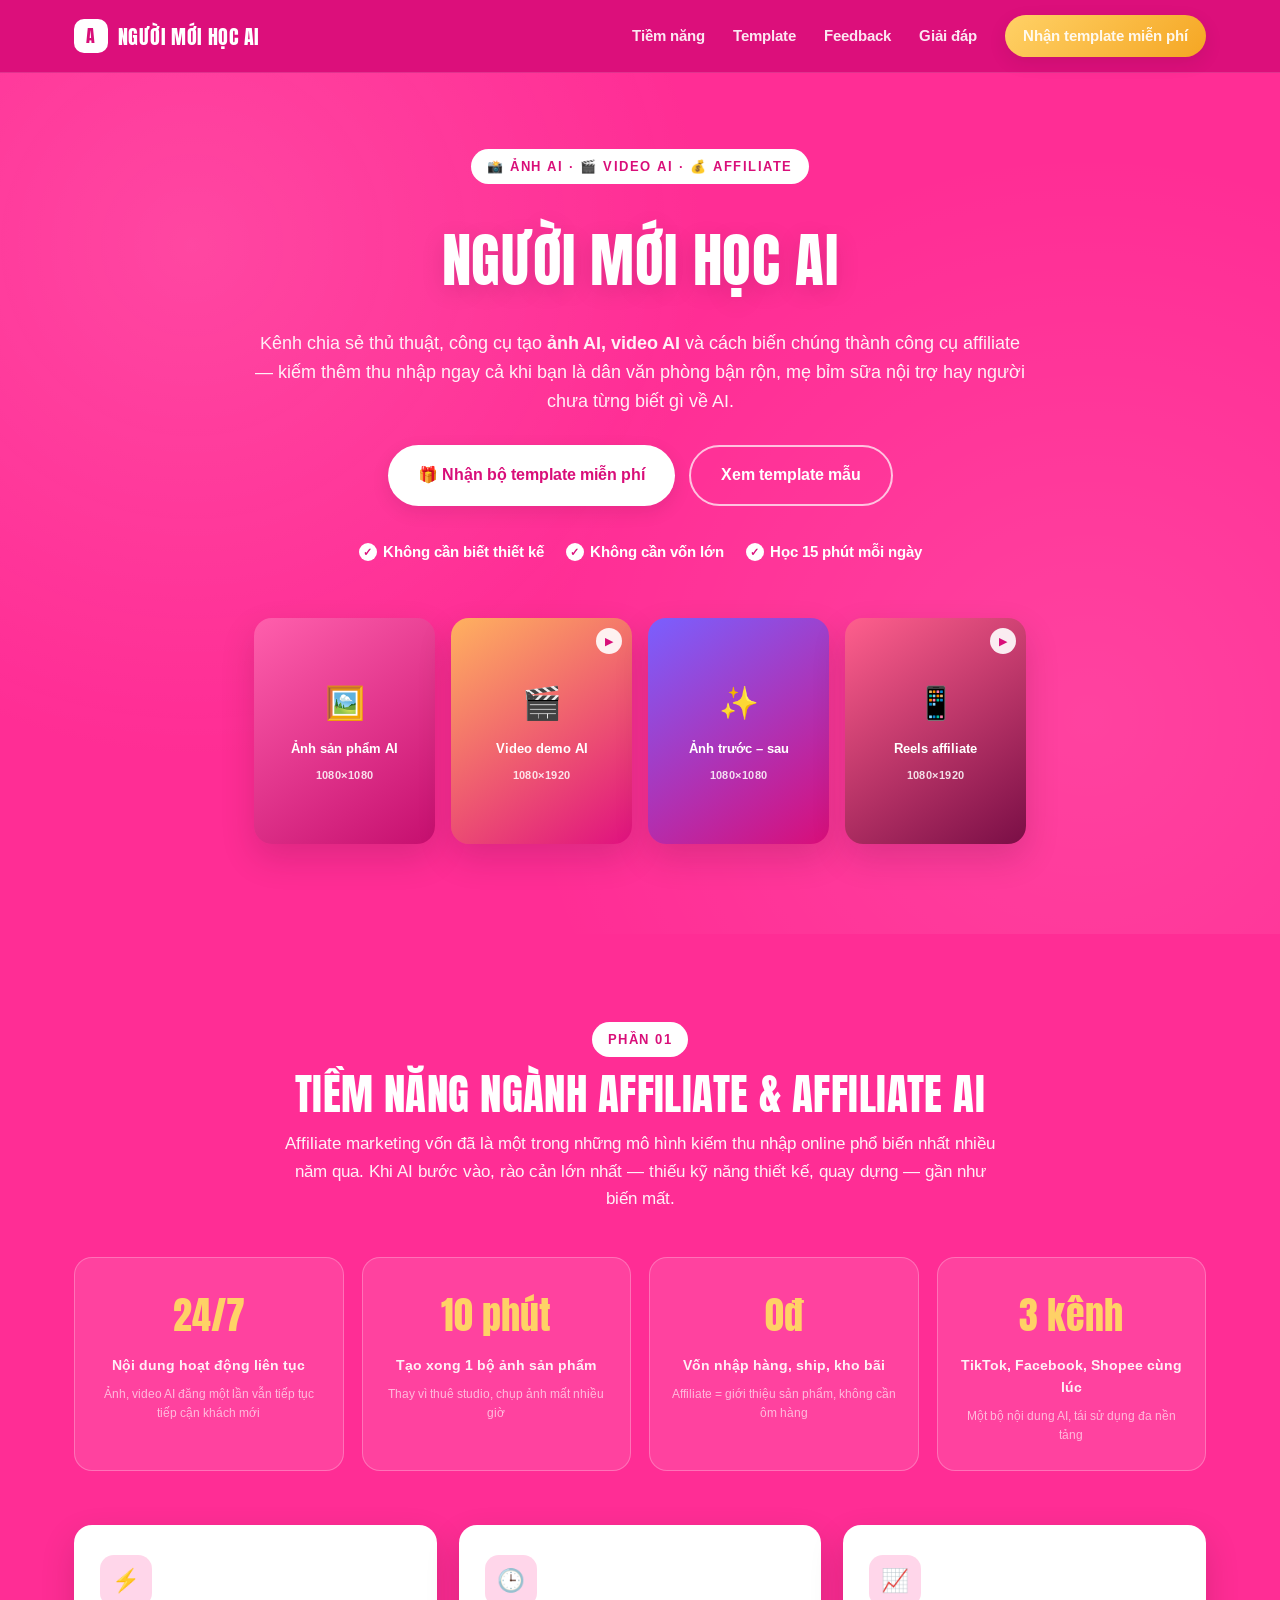
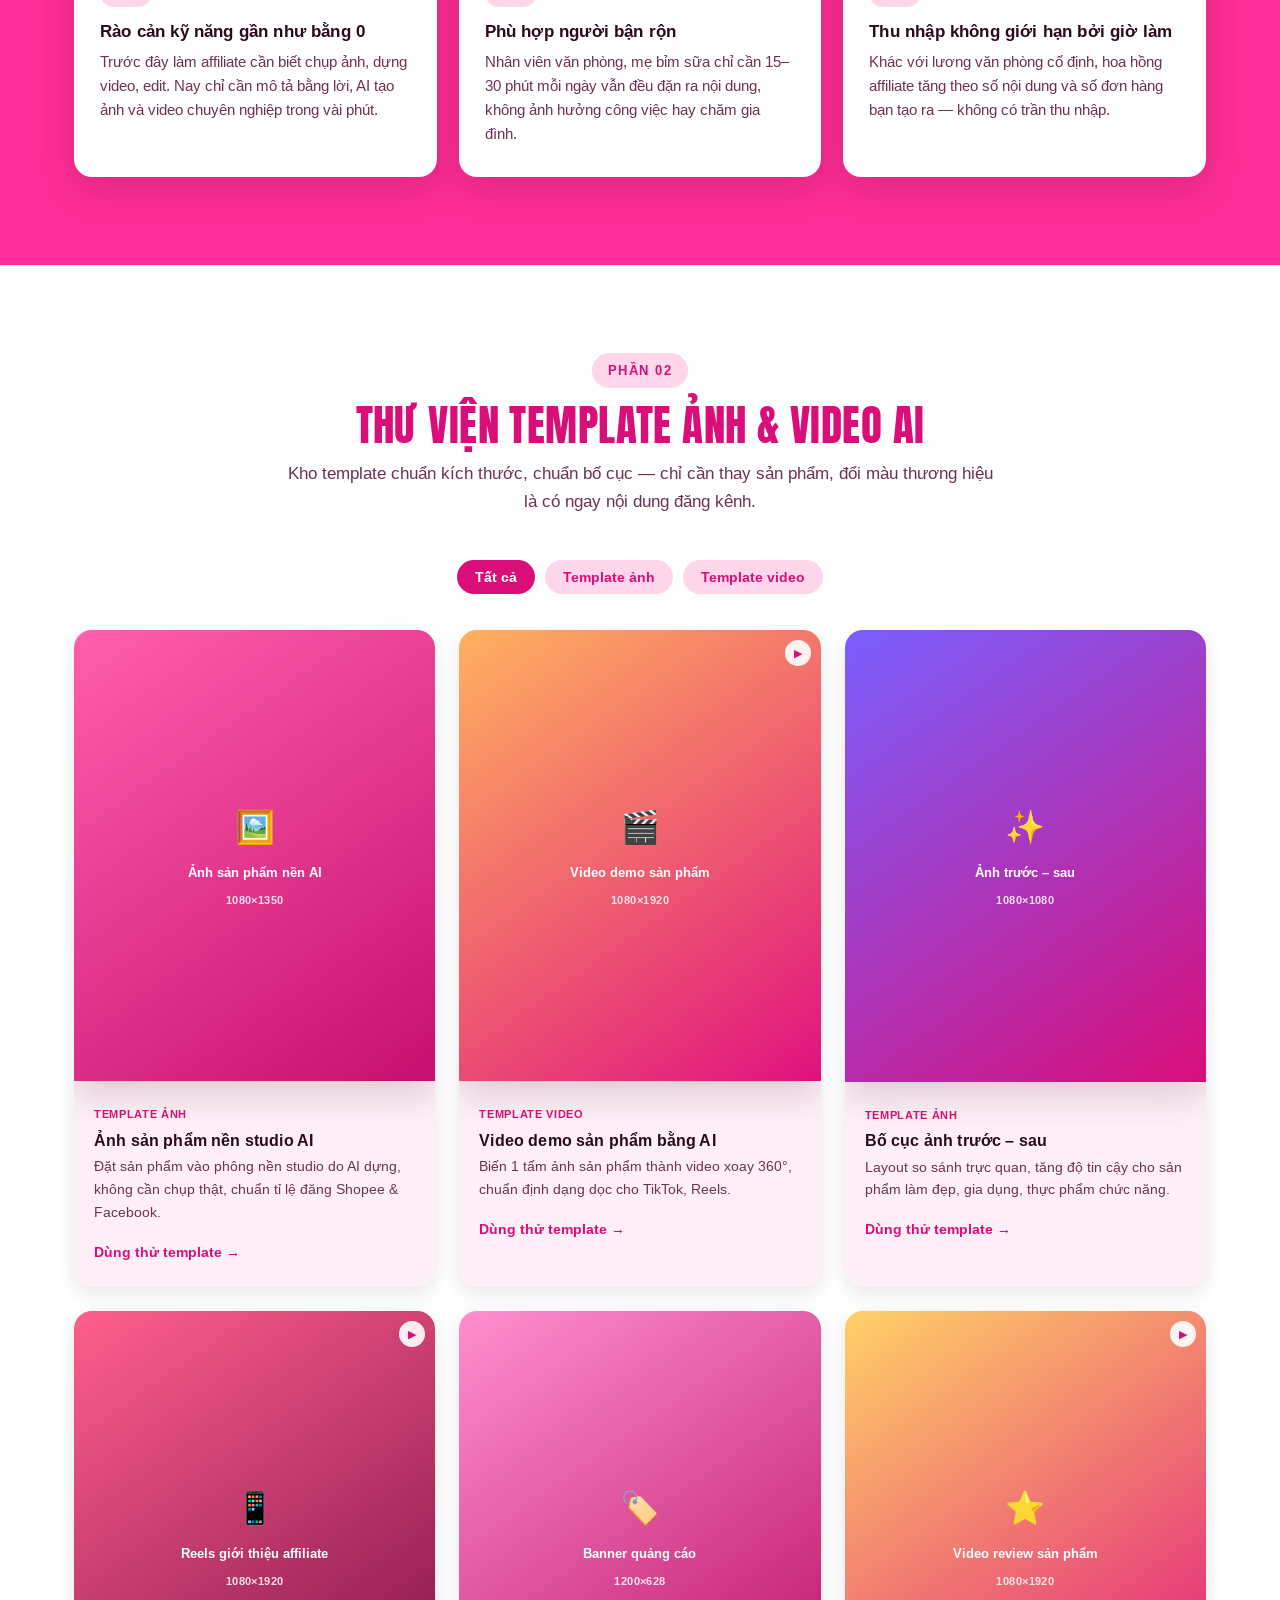
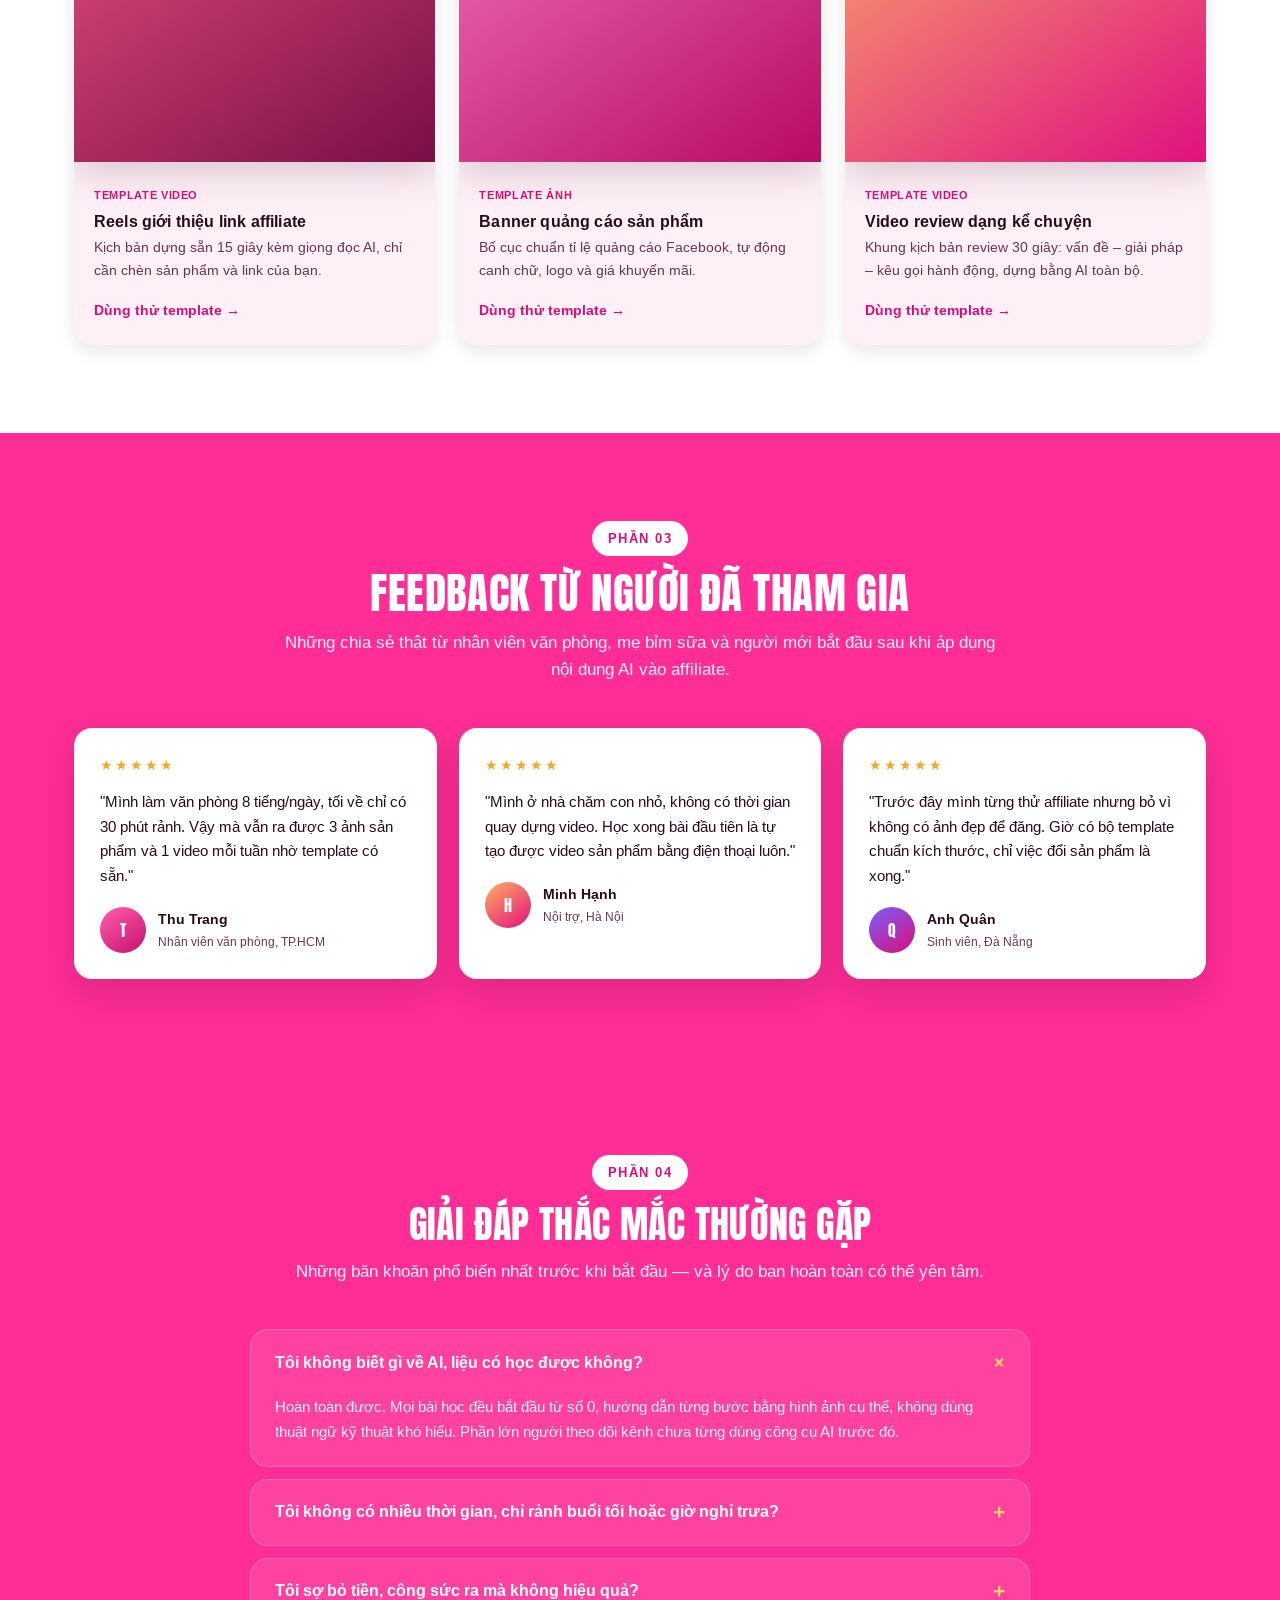
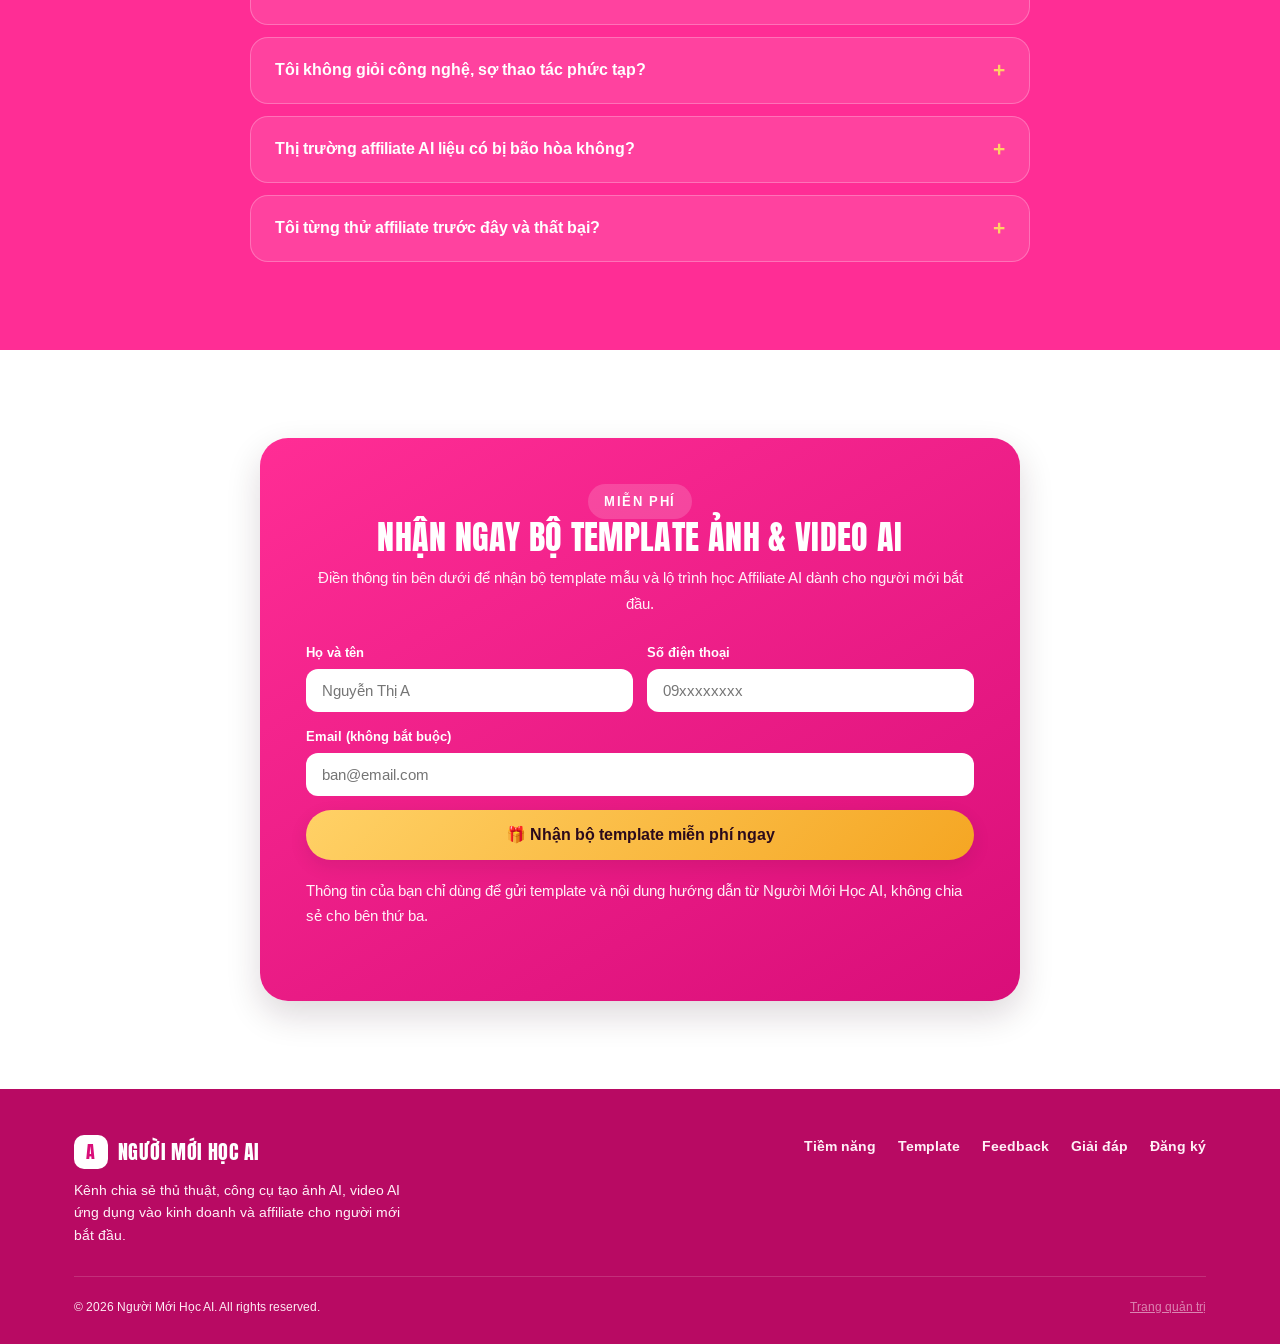
<file: index.html>
<!DOCTYPE html>
<html lang="vi">
<head>
<meta charset="UTF-8" />
<meta name="viewport" content="width=device-width, initial-scale=1.0" />
<title>Người Mới Học AI – Học Affiliate AI, Kiếm Thu Nhập Từ Ảnh &amp; Video AI</title>
<meta name="description" content="Người Mới Học AI – kênh chia sẻ thủ thuật tạo ảnh AI, video AI và cách biến chúng thành công cụ affiliate, kiếm thêm thu nhập cho dân văn phòng, mẹ bỉm sữa và người mới bắt đầu." />
<meta name="keywords" content="affiliate AI, học AI, tạo ảnh AI, tạo video AI, kiếm tiền online, affiliate marketing, người mới học AI" />
<meta name="robots" content="index, follow" />
<link rel="canonical" href="https://nguoimoihocai.vn/" />

<!-- Open Graph -->
<meta property="og:type" content="website" />
<meta property="og:locale" content="vi_VN" />
<meta property="og:site_name" content="Người Mới Học AI" />
<meta property="og:title" content="Người Mới Học AI – Học Affiliate AI, Kiếm Thu Nhập Từ Ảnh &amp; Video AI" />
<meta property="og:description" content="Kênh chia sẻ thủ thuật tạo ảnh AI, video AI và cách biến chúng thành công cụ affiliate, kiếm thêm thu nhập cho người mới bắt đầu." />
<meta property="og:url" content="https://nguoimoihocai.vn/" />
<meta name="twitter:card" content="summary_large_image" />

<link rel="icon" href="data:image/svg+xml,%3Csvg xmlns='http://www.w3.org/2000/svg' viewBox='0 0 100 100'%3E%3Crect width='100' height='100' rx='22' fill='%23ff2d95'/%3E%3Ctext x='50' y='68' font-size='58' text-anchor='middle' fill='white' font-family='Arial' font-weight='900'%3EA%3C/text%3E%3C/svg%3E" />

<link rel="preconnect" href="https://fonts.googleapis.com" />
<link rel="preconnect" href="https://fonts.gstatic.com" crossorigin />
<link href="https://fonts.googleapis.com/css2?family=Anton&family=Arimo:ital,wght@0,400;0,500;0,600;0,700;1,400&display=swap" rel="stylesheet" />
<link rel="stylesheet" href="style.css" />

<script type="application/ld+json">
{
  "@context": "https://schema.org",
  "@type": "Organization",
  "name": "Người Mới Học AI",
  "url": "https://nguoimoihocai.vn/",
  "description": "Kênh chia sẻ thủ thuật tạo ảnh AI, video AI và ứng dụng affiliate marketing cho người mới bắt đầu.",
  "sameAs": []
}
</script>
<script type="application/ld+json">
{
  "@context": "https://schema.org",
  "@type": "FAQPage",
  "mainEntity": [
    {"@type":"Question","name":"Tôi không biết gì về AI, liệu có học được không?","acceptedAnswer":{"@type":"Answer","text":"Hoàn toàn được. Mọi bài học đều bắt đầu từ số 0, hướng dẫn từng bước bằng hình ảnh cụ thể, không dùng thuật ngữ kỹ thuật khó hiểu. Hơn 80% người theo dõi kênh chưa từng dùng công cụ AI trước đó."},
    {"@type":"Question","name":"Tôi không có nhiều thời gian, chỉ rảnh buổi tối hoặc giờ nghỉ trưa?","acceptedAnswer":{"@type":"Answer","text":"Mỗi bài hướng dẫn chỉ 10-15 phút, làm được ngay trên điện thoại. Bạn có thể học lúc nghỉ trưa, sau giờ làm hoặc khi con ngủ, không cần bỏ việc chính."},
    {"@type":"Question","name":"Tôi sợ bỏ tiền, công sức ra mà không hiệu quả?","acceptedAnswer":{"@type":"Answer","text":"Kênh chia sẻ miễn phí kiến thức nền tảng và bộ template dùng thử trước. Bạn chỉ đầu tư thêm khi đã thấy rõ cách làm và tự tin với kết quả của mình."},
    {"@type":"Question","name":"Tôi không giỏi công nghệ, sợ thao tác phức tạp?","acceptedAnswer":{"@type":"Answer","text":"Các công cụ AI được hướng dẫn đều thao tác bằng cách nhập mô tả hoặc chọn mẫu có sẵn, không cần biết thiết kế hay lập trình. Giao diện trực quan như dùng mạng xã hội."},
    {"@type":"Question","name":"Thị trường affiliate AI liệu có bị bão hòa không?","acceptedAnswer":{"@type":"Answer","text":"Nội dung AI thay đổi liên tục theo xu hướng và sản phẩm mới mỗi ngày, dư địa cho người sáng tạo nội dung mới vẫn còn rất lớn, đặc biệt với người biết kết hợp AI và góc nhìn cá nhân."},
    {"@type":"Question","name":"Tôi từng thử affiliate trước đây và thất bại?","acceptedAnswer":{"@type":"Answer","text":"Phần lớn thất bại đến từ việc thiếu nội dung hấp dẫn và đều đặn. AI giúp bạn tạo ảnh, video chuyên nghiệp nhanh gấp nhiều lần cách làm thủ công, giải quyết đúng nút thắt đó."}
  ]
}
</script>
</head>
<body>

<header class="site-header">
  <div class="container">
    <a href="#top" class="brand">
      <span class="brand-badge">A</span>
      NGƯỜI MỚI HỌC AI
    </a>
    <nav class="main-nav" id="mainNav">
      <a href="#tiem-nang">Tiềm năng</a>
      <a href="#template">Template</a>
      <a href="#feedback">Feedback</a>
      <a href="#faq">Giải đáp</a>
      <a href="#dang-ky" class="btn btn-gold" style="padding:9px 18px;">Nhận template miễn phí</a>
    </nav>
    <button class="nav-toggle" id="navToggle" aria-label="Mở menu">☰</button>
  </div>
</header>

<main id="top">

  <!-- HERO -->
  <section class="hero">
    <div class="container hero-inner">
      <span class="eyebrow">📸 Ảnh AI · 🎬 Video AI · 💰 Affiliate</span>
      <h1>Người Mới Học AI</h1>
      <p class="subhead">
        Kênh chia sẻ thủ thuật, công cụ tạo <strong>ảnh AI, video AI</strong> và cách biến chúng thành
        công cụ affiliate — kiếm thêm thu nhập ngay cả khi bạn là dân văn phòng bận rộn,
        mẹ bỉm sữa nội trợ hay người chưa từng biết gì về AI.
      </p>
      <div class="hero-ctas">
        <a href="#dang-ky" class="btn btn-primary">🎁 Nhận bộ template miễn phí</a>
        <a href="#template" class="btn btn-outline">Xem template mẫu</a>
      </div>
      <div class="hero-trust">
        <span>Không cần biết thiết kế</span>
        <span>Không cần vốn lớn</span>
        <span>Học 15 phút mỗi ngày</span>
      </div>

      <div class="hero-visual" aria-hidden="true">
        <div class="ph-card grad-1"><span class="ph-icon">🖼️</span><span class="ph-label">Ảnh sản phẩm AI</span><span class="ph-size">1080×1080</span></div>
        <div class="ph-card grad-2"><span class="ph-play">▶</span><span class="ph-icon">🎬</span><span class="ph-label">Video demo AI</span><span class="ph-size">1080×1920</span></div>
        <div class="ph-card grad-3"><span class="ph-icon">✨</span><span class="ph-label">Ảnh trước – sau</span><span class="ph-size">1080×1080</span></div>
        <div class="ph-card grad-4"><span class="ph-play">▶</span><span class="ph-icon">📱</span><span class="ph-label">Reels affiliate</span><span class="ph-size">1080×1920</span></div>
      </div>
    </div>
  </section>

  <!-- ============ PHẦN 1: TIỀM NĂNG NGÀNH AFFILIATE & AFFILIATE AI ============ -->
  <section id="tiem-nang">
    <div class="container">
      <div class="section-head">
        <span class="eyebrow">Phần 01</span>
        <h2>Tiềm năng ngành Affiliate &amp; Affiliate AI</h2>
        <p>Affiliate marketing vốn đã là một trong những mô hình kiếm thu nhập online phổ biến nhất nhiều năm qua. Khi AI bước vào, rào cản lớn nhất — thiếu kỹ năng thiết kế, quay dựng — gần như biến mất.</p>
      </div>

      <div class="stat-grid">
        <div class="stat-card">
          <div class="stat-num">24/7</div>
          <div class="stat-label">Nội dung hoạt động liên tục</div>
          <div class="stat-note">Ảnh, video AI đăng một lần vẫn tiếp tục tiếp cận khách mới</div>
        </div>
        <div class="stat-card">
          <div class="stat-num">10 phút</div>
          <div class="stat-label">Tạo xong 1 bộ ảnh sản phẩm</div>
          <div class="stat-note">Thay vì thuê studio, chụp ảnh mất nhiều giờ</div>
        </div>
        <div class="stat-card">
          <div class="stat-num">0đ</div>
          <div class="stat-label">Vốn nhập hàng, ship, kho bãi</div>
          <div class="stat-note">Affiliate = giới thiệu sản phẩm, không cần ôm hàng</div>
        </div>
        <div class="stat-card">
          <div class="stat-num">3 kênh</div>
          <div class="stat-label">TikTok, Facebook, Shopee cùng lúc</div>
          <div class="stat-note">Một bộ nội dung AI, tái sử dụng đa nền tảng</div>
        </div>
      </div>

      <div class="reason-grid">
        <div class="reason-card">
          <div class="reason-icon">⚡</div>
          <h3>Rào cản kỹ năng gần như bằng 0</h3>
          <p>Trước đây làm affiliate cần biết chụp ảnh, dựng video, edit. Nay chỉ cần mô tả bằng lời, AI tạo ảnh và video chuyên nghiệp trong vài phút.</p>
        </div>
        <div class="reason-card">
          <div class="reason-icon">🕒</div>
          <h3>Phù hợp người bận rộn</h3>
          <p>Nhân viên văn phòng, mẹ bỉm sữa chỉ cần 15–30 phút mỗi ngày vẫn đều đặn ra nội dung, không ảnh hưởng công việc hay chăm gia đình.</p>
        </div>
        <div class="reason-card">
          <div class="reason-icon">📈</div>
          <h3>Thu nhập không giới hạn bởi giờ làm</h3>
          <p>Khác với lương văn phòng cố định, hoa hồng affiliate tăng theo số nội dung và số đơn hàng bạn tạo ra — không có trần thu nhập.</p>
        </div>
      </div>
    </div>
  </section>

  <!-- ============ PHẦN 2: TEMPLATE HÌNH ẢNH & VIDEO ============ -->
  <section id="template" class="section-white">
    <div class="container">
      <div class="section-head on-white">
        <span class="eyebrow" style="background:var(--pink-soft);color:var(--pink-deep);">Phần 02</span>
        <h2>Thư viện Template ảnh &amp; video AI</h2>
        <p>Kho template chuẩn kích thước, chuẩn bố cục — chỉ cần thay sản phẩm, đổi màu thương hiệu là có ngay nội dung đăng kênh.</p>
      </div>

      <div class="template-tabs" role="tablist" aria-label="Lọc loại template">
        <button class="template-tab is-active" data-filter="all">Tất cả</button>
        <button class="template-tab" data-filter="anh">Template ảnh</button>
        <button class="template-tab" data-filter="video">Template video</button>
      </div>

      <div class="template-grid" id="templateGrid">
        <article class="template-card" data-type="anh">
          <div class="ph-card grad-1"><span class="ph-icon">🖼️</span><span class="ph-label">Ảnh sản phẩm nền AI</span><span class="ph-size">1080×1350</span></div>
          <div class="template-body">
            <span class="template-tag">Template ảnh</span>
            <h3>Ảnh sản phẩm nền studio AI</h3>
            <p>Đặt sản phẩm vào phông nền studio do AI dựng, không cần chụp thật, chuẩn tỉ lệ đăng Shopee &amp; Facebook.</p>
            <a href="#dang-ky" class="template-link">Dùng thử template →</a>
          </div>
        </article>

        <article class="template-card" data-type="video">
          <div class="ph-card grad-2"><span class="ph-play">▶</span><span class="ph-icon">🎬</span><span class="ph-label">Video demo sản phẩm</span><span class="ph-size">1080×1920</span></div>
          <div class="template-body">
            <span class="template-tag">Template video</span>
            <h3>Video demo sản phẩm bằng AI</h3>
            <p>Biến 1 tấm ảnh sản phẩm thành video xoay 360°, chuẩn định dạng dọc cho TikTok, Reels.</p>
            <a href="#dang-ky" class="template-link">Dùng thử template →</a>
          </div>
        </article>

        <article class="template-card" data-type="anh">
          <div class="ph-card grad-3"><span class="ph-icon">✨</span><span class="ph-label">Ảnh trước – sau</span><span class="ph-size">1080×1080</span></div>
          <div class="template-body">
            <span class="template-tag">Template ảnh</span>
            <h3>Bố cục ảnh trước – sau</h3>
            <p>Layout so sánh trực quan, tăng độ tin cậy cho sản phẩm làm đẹp, gia dụng, thực phẩm chức năng.</p>
            <a href="#dang-ky" class="template-link">Dùng thử template →</a>
          </div>
        </article>

        <article class="template-card" data-type="video">
          <div class="ph-card grad-4"><span class="ph-play">▶</span><span class="ph-icon">📱</span><span class="ph-label">Reels giới thiệu affiliate</span><span class="ph-size">1080×1920</span></div>
          <div class="template-body">
            <span class="template-tag">Template video</span>
            <h3>Reels giới thiệu link affiliate</h3>
            <p>Kịch bản dựng sẵn 15 giây kèm giọng đọc AI, chỉ cần chèn sản phẩm và link của bạn.</p>
            <a href="#dang-ky" class="template-link">Dùng thử template →</a>
          </div>
        </article>

        <article class="template-card" data-type="anh">
          <div class="ph-card grad-5"><span class="ph-icon">🏷️</span><span class="ph-label">Banner quảng cáo</span><span class="ph-size">1200×628</span></div>
          <div class="template-body">
            <span class="template-tag">Template ảnh</span>
            <h3>Banner quảng cáo sản phẩm</h3>
            <p>Bố cục chuẩn tỉ lệ quảng cáo Facebook, tự động canh chữ, logo và giá khuyến mãi.</p>
            <a href="#dang-ky" class="template-link">Dùng thử template →</a>
          </div>
        </article>

        <article class="template-card" data-type="video">
          <div class="ph-card grad-6"><span class="ph-play">▶</span><span class="ph-icon">⭐</span><span class="ph-label">Video review sản phẩm</span><span class="ph-size">1080×1920</span></div>
          <div class="template-body">
            <span class="template-tag">Template video</span>
            <h3>Video review dạng kể chuyện</h3>
            <p>Khung kịch bản review 30 giây: vấn đề – giải pháp – kêu gọi hành động, dựng bằng AI toàn bộ.</p>
            <a href="#dang-ky" class="template-link">Dùng thử template →</a>
          </div>
        </article>
      </div>
    </div>
  </section>

  <!-- ============ PHẦN 3: FEEDBACK ============ -->
  <section id="feedback">
    <div class="container">
      <div class="section-head">
        <span class="eyebrow">Phần 03</span>
        <h2>Feedback từ người đã tham gia</h2>
        <p>Những chia sẻ thật từ nhân viên văn phòng, mẹ bỉm sữa và người mới bắt đầu sau khi áp dụng nội dung AI vào affiliate.</p>
      </div>

      <div class="testi-grid">
        <div class="testi-card">
          <div class="testi-stars">★★★★★</div>
          <p class="testi-quote">"Mình làm văn phòng 8 tiếng/ngày, tối về chỉ có 30 phút rảnh. Vậy mà vẫn ra được 3 ảnh sản phẩm và 1 video mỗi tuần nhờ template có sẵn."</p>
          <div class="testi-person">
            <div class="testi-avatar" style="background:linear-gradient(145deg,#ff5fac,#c60f6f);">T</div>
            <div><div class="testi-name">Thu Trang</div><div class="testi-role">Nhân viên văn phòng, TP.HCM</div></div>
          </div>
        </div>
        <div class="testi-card">
          <div class="testi-stars">★★★★★</div>
          <p class="testi-quote">"Mình ở nhà chăm con nhỏ, không có thời gian quay dựng video. Học xong bài đầu tiên là tự tạo được video sản phẩm bằng điện thoại luôn."</p>
          <div class="testi-person">
            <div class="testi-avatar" style="background:linear-gradient(145deg,#ffb15f,#e0117f);">H</div>
            <div><div class="testi-name">Minh Hạnh</div><div class="testi-role">Nội trợ, Hà Nội</div></div>
          </div>
        </div>
        <div class="testi-card">
          <div class="testi-stars">★★★★★</div>
          <p class="testi-quote">"Trước đây mình từng thử affiliate nhưng bỏ vì không có ảnh đẹp để đăng. Giờ có bộ template chuẩn kích thước, chỉ việc đổi sản phẩm là xong."</p>
          <div class="testi-person">
            <div class="testi-avatar" style="background:linear-gradient(145deg,#7a5fff,#d90e79);">Q</div>
            <div><div class="testi-name">Anh Quân</div><div class="testi-role">Sinh viên, Đà Nẵng</div></div>
          </div>
        </div>
      </div>
    </div>
  </section>

  <!-- ============ PHẦN 4: XỬ LÝ TỪ CHỐI ============ -->
  <section id="faq" class="section-faq">
    <div class="container">
      <div class="section-head">
        <span class="eyebrow">Phần 04</span>
        <h2>Giải đáp thắc mắc thường gặp</h2>
        <p>Những băn khoăn phổ biến nhất trước khi bắt đầu — và lý do bạn hoàn toàn có thể yên tâm.</p>
      </div>

      <div class="faq-list" id="faqList">
        <div class="faq-item is-open">
          <button class="faq-q"><span>Tôi không biết gì về AI, liệu có học được không?</span><span class="faq-icon">+</span></button>
          <div class="faq-a"><div class="faq-a-inner">Hoàn toàn được. Mọi bài học đều bắt đầu từ số 0, hướng dẫn từng bước bằng hình ảnh cụ thể, không dùng thuật ngữ kỹ thuật khó hiểu. Phần lớn người theo dõi kênh chưa từng dùng công cụ AI trước đó.</div></div>
        </div>
        <div class="faq-item">
          <button class="faq-q"><span>Tôi không có nhiều thời gian, chỉ rảnh buổi tối hoặc giờ nghỉ trưa?</span><span class="faq-icon">+</span></button>
          <div class="faq-a"><div class="faq-a-inner">Mỗi bài hướng dẫn chỉ 10–15 phút, làm được ngay trên điện thoại. Bạn có thể học lúc nghỉ trưa, sau giờ làm hoặc khi con ngủ, không cần bỏ việc chính.</div></div>
        </div>
        <div class="faq-item">
          <button class="faq-q"><span>Tôi sợ bỏ tiền, công sức ra mà không hiệu quả?</span><span class="faq-icon">+</span></button>
          <div class="faq-a"><div class="faq-a-inner">Kênh chia sẻ miễn phí kiến thức nền tảng và bộ template dùng thử trước. Bạn chỉ cân nhắc đầu tư thêm khi đã thấy rõ cách làm và tự tin với kết quả của mình.</div></div>
        </div>
        <div class="faq-item">
          <button class="faq-q"><span>Tôi không giỏi công nghệ, sợ thao tác phức tạp?</span><span class="faq-icon">+</span></button>
          <div class="faq-a"><div class="faq-a-inner">Các công cụ AI được hướng dẫn đều thao tác bằng cách nhập mô tả hoặc chọn mẫu có sẵn, không cần biết thiết kế hay lập trình. Giao diện trực quan như dùng mạng xã hội hằng ngày.</div></div>
        </div>
        <div class="faq-item">
          <button class="faq-q"><span>Thị trường affiliate AI liệu có bị bão hòa không?</span><span class="faq-icon">+</span></button>
          <div class="faq-a"><div class="faq-a-inner">Nội dung AI thay đổi liên tục theo xu hướng và sản phẩm mới mỗi ngày, dư địa cho người sáng tạo nội dung mới vẫn còn rất lớn, đặc biệt với người biết kết hợp AI và góc nhìn cá nhân riêng.</div></div>
        </div>
        <div class="faq-item">
          <button class="faq-q"><span>Tôi từng thử affiliate trước đây và thất bại?</span><span class="faq-icon">+</span></button>
          <div class="faq-a"><div class="faq-a-inner">Phần lớn thất bại đến từ việc thiếu nội dung hấp dẫn và đều đặn. AI giúp bạn tạo ảnh, video chuyên nghiệp nhanh gấp nhiều lần cách làm thủ công, giải quyết đúng nút thắt đó.</div></div>
        </div>
      </div>
    </div>
  </section>

  <!-- ============ LEAD FORM ============ -->
  <section id="dang-ky" class="lead-section">
    <div class="container">
      <div class="lead-box">
        <span class="eyebrow" style="background:rgba(255,255,255,.16);color:var(--white);">Miễn phí</span>
        <h2>Nhận ngay bộ Template ảnh &amp; video AI</h2>
        <p>Điền thông tin bên dưới để nhận bộ template mẫu và lộ trình học Affiliate AI dành cho người mới bắt đầu.</p>
        <form class="lead-form" id="leadForm" novalidate>
          <div>
            <label for="fname">Họ và tên</label>
            <input type="text" id="fname" name="name" placeholder="Nguyễn Thị A" required autocomplete="name" />
          </div>
          <div>
            <label for="fphone">Số điện thoại</label>
            <input type="tel" id="fphone" name="phone" placeholder="09xxxxxxxx" required autocomplete="tel" pattern="[0-9+ ]{9,12}" />
          </div>
          <div class="field-full">
            <label for="femail">Email (không bắt buộc)</label>
            <input type="email" id="femail" name="email" placeholder="ban@email.com" autocomplete="email" />
          </div>
          <div class="field-full">
            <button type="submit" class="btn btn-gold btn-block" id="leadSubmitBtn">🎁 Nhận bộ template miễn phí ngay</button>
          </div>
          <div class="form-status" id="formStatus" role="status"></div>
          <p class="form-note">Thông tin của bạn chỉ dùng để gửi template và nội dung hướng dẫn từ Người Mới Học AI, không chia sẻ cho bên thứ ba.</p>
        </form>
      </div>
    </div>
  </section>

</main>

<footer class="site-footer">
  <div class="container">
    <div class="footer-top">
      <div>
        <a href="#top" class="brand" style="margin-bottom:10px;">
          <span class="brand-badge">A</span> NGƯỜI MỚI HỌC AI
        </a>
        <p style="max-width:340px;font-size:.85rem;margin-top:10px;">Kênh chia sẻ thủ thuật, công cụ tạo ảnh AI, video AI ứng dụng vào kinh doanh và affiliate cho người mới bắt đầu.</p>
      </div>
      <nav class="footer-links">
        <a href="#tiem-nang">Tiềm năng</a>
        <a href="#template">Template</a>
        <a href="#feedback">Feedback</a>
        <a href="#faq">Giải đáp</a>
        <a href="#dang-ky">Đăng ký</a>
      </nav>
    </div>
    <div class="footer-bottom">
      <span>© <span id="year"></span> Người Mới Học AI. All rights reserved.</span>
      <a href="admin.html" class="admin-link">Trang quản trị</a>
    </div>
  </div>
</footer>

<script src="config.js"></script>
<script src="script.js"></script>
</body>
</html>
</file>
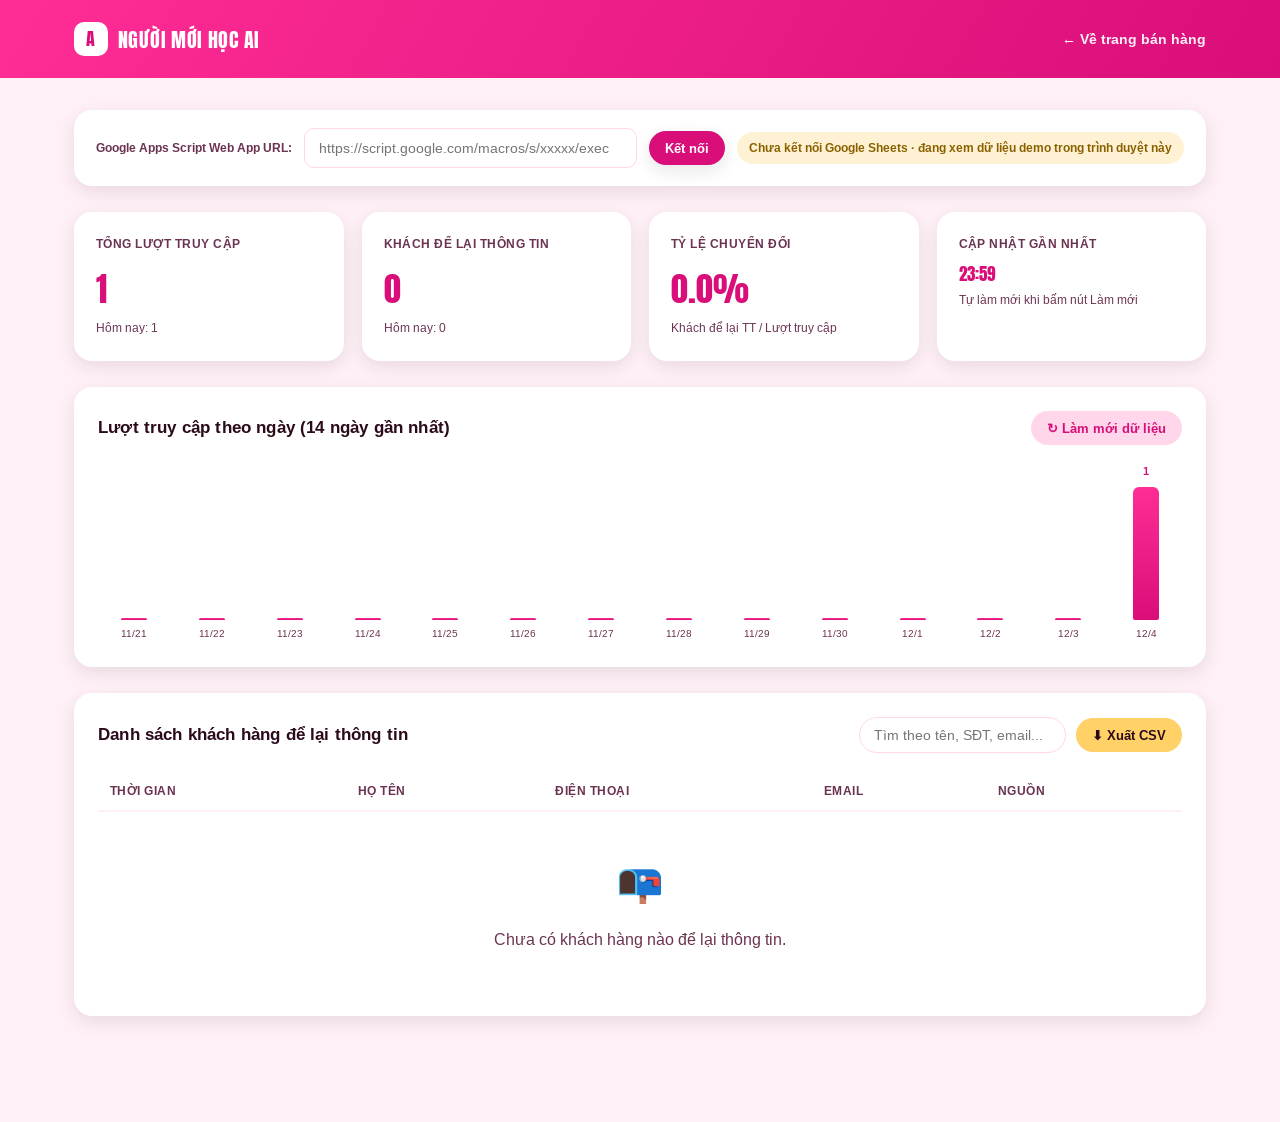
<file: admin.html>
<!DOCTYPE html>
<html lang="vi">
<head>
<meta charset="UTF-8" />
<meta name="viewport" content="width=device-width, initial-scale=1.0" />
<title>Trang quản trị – Người Mới Học AI</title>
<meta name="robots" content="noindex, nofollow" />
<link rel="icon" href="data:image/svg+xml,%3Csvg xmlns='http://www.w3.org/2000/svg' viewBox='0 0 100 100'%3E%3Crect width='100' height='100' rx='22' fill='%23ff2d95'/%3E%3Ctext x='50' y='68' font-size='58' text-anchor='middle' fill='white' font-family='Arial' font-weight='900'%3EA%3C/text%3E%3C/svg%3E" />
<link rel="preconnect" href="https://fonts.googleapis.com" />
<link rel="preconnect" href="https://fonts.gstatic.com" crossorigin />
<link href="https://fonts.googleapis.com/css2?family=Anton&family=Arimo:ital,wght@0,400;0,500;0,600;0,700;1,400&display=swap" rel="stylesheet" />
<link rel="stylesheet" href="style.css" />
<link rel="stylesheet" href="admin.css" />
</head>
<body class="admin-body">

<header class="admin-header">
  <div class="container">
    <a href="index.html" class="brand"><span class="brand-badge">A</span> NGƯỜI MỚI HỌC AI</a>
    <a href="index.html" class="back-link">← Về trang bán hàng</a>
  </div>
</header>

<div class="admin-wrap">

  <div class="config-bar">
    <label for="sheetUrl">Google Apps Script Web App URL:</label>
    <input type="text" id="sheetUrl" placeholder="https://script.google.com/macros/s/xxxxx/exec" />
    <button class="btn btn-primary btn-sm" id="connectBtn" style="background:var(--pink-deep);color:var(--white);">Kết nối</button>
    <span class="status-pill demo" id="statusPill">Chưa kết nối · đang dùng dữ liệu demo</span>
  </div>

  <div class="kpi-grid">
    <div class="kpi-card">
      <div class="kpi-label">Tổng lượt truy cập</div>
      <div class="kpi-value" id="kpiVisits">0</div>
      <div class="kpi-sub" id="kpiVisitsToday">Hôm nay: 0</div>
    </div>
    <div class="kpi-card">
      <div class="kpi-label">Khách để lại thông tin</div>
      <div class="kpi-value" id="kpiLeads">0</div>
      <div class="kpi-sub" id="kpiLeadsToday">Hôm nay: 0</div>
    </div>
    <div class="kpi-card">
      <div class="kpi-label">Tỷ lệ chuyển đổi</div>
      <div class="kpi-value" id="kpiRate">0%</div>
      <div class="kpi-sub">Khách để lại TT / Lượt truy cập</div>
    </div>
    <div class="kpi-card">
      <div class="kpi-label">Cập nhật gần nhất</div>
      <div class="kpi-value" id="kpiUpdated" style="font-size:1.05rem;">--:--</div>
      <div class="kpi-sub">Tự làm mới khi bấm nút Làm mới</div>
    </div>
  </div>

  <div class="panel">
    <div class="panel-head">
      <h2>Lượt truy cập theo ngày (14 ngày gần nhất)</h2>
      <button class="btn btn-sm" id="refreshBtn" style="background:var(--pink-soft);color:var(--pink-deep);">↻ Làm mới dữ liệu</button>
    </div>
    <div class="chart-bars" id="chartBars"></div>
  </div>

  <div class="panel">
    <div class="panel-head">
      <h2>Danh sách khách hàng để lại thông tin</h2>
      <div class="table-tools">
        <input type="text" id="searchInput" placeholder="Tìm theo tên, SĐT, email..." />
        <button class="btn btn-sm" id="exportBtn" style="background:var(--gold);color:var(--ink);">⬇ Xuất CSV</button>
      </div>
    </div>
    <div class="leads-table-wrap">
      <table class="leads-table">
        <thead>
          <tr><th>Thời gian</th><th>Họ tên</th><th>Điện thoại</th><th>Email</th><th>Nguồn</th></tr>
        </thead>
        <tbody id="leadsTableBody"></tbody>
      </table>
      <div class="empty-state" id="emptyState" style="display:none;">
        <div class="empty-icon">📭</div>
        <div>Chưa có khách hàng nào để lại thông tin.</div>
      </div>
    </div>
  </div>

</div>

<script src="config.js"></script>
<script src="admin.js"></script>
</body>
</html>
</file>
<file: style.css>
/* =========================================================
   NGƯỜI MỚI HỌC AI — Sales Page
   Font tiêu đề: Anton | Font chữ nhỏ: Arimo
   Nền: hồng pure | Tiêu đề: trắng
   ========================================================= */

:root {
  --pink: #ff2d95;
  --pink-deep: #d90e79;
  --pink-darker: #b80a63;
  --pink-soft: #ffd6ea;
  --pink-pale: #fff0f7;
  --white: #ffffff;
  --ink: #2b0a1c;
  --ink-soft: #6b3352;
  --gold: #ffd166;
  --gold-deep: #f5a623;
  --green: #16c47f;
  --radius-sm: 10px;
  --radius-md: 18px;
  --radius-lg: 28px;
  --shadow-card: 0 14px 34px rgba(43, 10, 28, 0.16);
  --shadow-soft: 0 6px 18px rgba(43, 10, 28, 0.10);
  --maxw: 1180px;
}

* , *::before, *::after { box-sizing: border-box; margin: 0; padding: 0; }

html { scroll-behavior: smooth; }

body {
  background: var(--pink);
  color: var(--ink);
  font-family: 'Arimo', Arial, sans-serif;
  line-height: 1.65;
  overflow-x: hidden;
  -webkit-font-smoothing: antialiased;
}

img, svg { display: block; max-width: 100%; }

a { color: inherit; }

.container {
  max-width: var(--maxw);
  margin: 0 auto;
  padding: 0 24px;
}

h1, h2, h3, .font-display {
  font-family: 'Anton', 'Arimo', sans-serif;
  font-weight: 400;
  letter-spacing: .01em;
  line-height: 1.08;
  text-transform: uppercase;
}

.eyebrow {
  display: inline-flex;
  align-items: center;
  gap: 8px;
  font-family: 'Arimo', sans-serif;
  font-weight: 700;
  font-size: .8rem;
  letter-spacing: .12em;
  text-transform: uppercase;
  padding: 7px 16px;
  border-radius: 100px;
  background: var(--white);
  color: var(--pink-deep);
}

.section-head { text-align: center; max-width: 720px; margin: 0 auto 44px; }
.section-head h2 { font-size: clamp(1.8rem, 4vw, 2.7rem); color: var(--white); margin: 14px 0 12px; }
.section-head p { color: var(--pink-pale); font-size: 1.05rem; }
.section-faq .section-head h2 { font-size: clamp(1.35rem, 6vw, 2.4rem); white-space: nowrap; }
.section-head.on-white h2 { color: var(--pink-deep); }
.section-head.on-white p { color: var(--ink-soft); }

.btn {
  display: inline-flex;
  align-items: center;
  justify-content: center;
  gap: 8px;
  font-family: 'Arimo', sans-serif;
  font-weight: 700;
  font-size: 1rem;
  padding: 15px 30px;
  border-radius: 100px;
  border: none;
  cursor: pointer;
  text-decoration: none;
  transition: transform .15s ease, box-shadow .15s ease, opacity .15s ease;
}
.btn:hover { transform: translateY(-2px); }
.btn:active { transform: translateY(0); }
.btn-primary { background: var(--white); color: var(--pink-deep); box-shadow: var(--shadow-soft); }
.btn-primary:hover { box-shadow: 0 12px 26px rgba(0,0,0,.18); }
.btn-gold { background: linear-gradient(135deg, var(--gold), var(--gold-deep)); color: var(--ink); box-shadow: var(--shadow-soft); }
.btn-outline { background: transparent; color: var(--white); border: 2px solid rgba(255,255,255,.7); }
.btn-outline:hover { background: rgba(255,255,255,.12); }
.btn-block { width: 100%; }
.btn[disabled] { opacity: .6; cursor: not-allowed; transform: none; }

/* ---------- HEADER ---------- */
header.site-header {
  position: sticky; top: 0; z-index: 500;
  background: rgba(217, 14, 121, 0.92);
  backdrop-filter: blur(10px);
  border-bottom: 1px solid rgba(255,255,255,.15);
}
.site-header .container {
  display: flex; align-items: center; justify-content: space-between;
  height: 72px;
}
.brand { display: flex; align-items: center; gap: 10px; font-family: 'Anton', sans-serif; color: var(--white); font-size: 1.25rem; letter-spacing: .02em; text-decoration: none; }
.brand-badge { width: 34px; height: 34px; border-radius: 10px; background: var(--white); color: var(--pink-deep); display: flex; align-items: center; justify-content: center; font-size: 1.1rem; }
nav.main-nav { display: flex; align-items: center; gap: 28px; }
nav.main-nav a { color: rgba(255,255,255,.9); text-decoration: none; font-weight: 600; font-size: .93rem; }
nav.main-nav a:hover { color: var(--gold); }
.nav-toggle { display: none; background: none; border: none; color: var(--white); font-size: 1.6rem; cursor: pointer; }

/* ---------- HERO ---------- */
.hero {
  position: relative;
  padding: 76px 0 90px;
  text-align: center;
  overflow: hidden;
}
.hero::before {
  content: '';
  position: absolute; inset: 0;
  background:
    radial-gradient(circle at 15% 20%, rgba(255,255,255,.12) 0, transparent 40%),
    radial-gradient(circle at 85% 75%, rgba(255,255,255,.10) 0, transparent 45%);
  pointer-events: none;
}
.hero-inner { position: relative; max-width: 820px; margin: 0 auto; }
.hero .eyebrow { margin-bottom: 26px; }
.hero h1 {
  color: var(--white);
  font-size: clamp(2.2rem, 5.4vw, 3.7rem);
  line-height: 1.28;
  padding-top: 8px;
  padding-bottom: 10px;
  text-shadow: 0 6px 24px rgba(0,0,0,.12);
  margin-top: 4px;
  margin-bottom: 20px;
}
.hero .subhead {
  color: var(--pink-pale);
  font-size: clamp(1rem, 1.9vw, 1.14rem);
  line-height: 1.6;
  max-width: 780px;
  margin: 0 auto 30px;
  text-align: center;
}
.hero-ctas { display: flex; gap: 14px; justify-content: center; flex-wrap: wrap; margin-bottom: 34px; }
.hero-trust { display: flex; gap: 22px; justify-content: center; flex-wrap: wrap; }
.hero-trust span { color: var(--white); font-weight: 600; font-size: .92rem; display: flex; align-items: center; gap: 6px; }
.hero-trust span::before { content: '✓'; background: var(--white); color: var(--pink-deep); width: 18px; height: 18px; border-radius: 50%; display: inline-flex; align-items: center; justify-content: center; font-size: .7rem; font-weight: 900; }

.hero-visual {
  margin: 54px auto 0;
  max-width: 900px;
  display: grid;
  grid-template-columns: repeat(4, 1fr);
  gap: 16px;
}
.hero-visual .ph-card {
  aspect-ratio: 4 / 5;
  transition: transform .2s ease, box-shadow .2s ease;
}
.hero-visual .ph-card:hover {
  transform: translateY(-5px);
  box-shadow: 0 20px 42px rgba(43, 10, 28, 0.24);
}

/* ---------- PLACEHOLDER IMAGE CARDS (chuẩn tỉ lệ đồng nhất) ---------- */
.ph-card {
  position: relative;
  aspect-ratio: 1 / 1;
  border-radius: var(--radius-md);
  overflow: hidden;
  display: flex;
  flex-direction: column;
  align-items: center;
  justify-content: center;
  gap: 8px;
  text-align: center;
  padding: 14px;
  color: var(--white);
  box-shadow: var(--shadow-card);
}
.ph-card .ph-icon { font-size: 2rem; }
.ph-card .ph-label { font-weight: 700; font-size: .82rem; }
.ph-card .ph-size { font-size: .68rem; opacity: .85; font-weight: 600; letter-spacing: .04em; }
.ph-card.grad-1 { background: linear-gradient(145deg, #ff5fac, #c60f6f); }
.ph-card.grad-2 { background: linear-gradient(145deg, #ffb15f, #e0117f); }
.ph-card.grad-3 { background: linear-gradient(145deg, #7a5fff, #d90e79); }
.ph-card.grad-4 { background: linear-gradient(145deg, #ff5f8d, #7a0e46); }
.ph-card.grad-5 { background: linear-gradient(145deg, #ff8fce, #b80a63); }
.ph-card.grad-6 { background: linear-gradient(145deg, #ffd166, #e0117f); }
.ph-card .ph-play {
  position: absolute; top: 10px; right: 10px;
  width: 26px; height: 26px; border-radius: 50%;
  background: rgba(255,255,255,.9); color: var(--pink-deep);
  display: flex; align-items: center; justify-content: center;
  font-size: .7rem;
}

/* ---------- SECTIONS shared ---------- */
section { padding: 88px 0; position: relative; }
.section-white { background: var(--white); }
.section-white h2, .section-white h3 { color: var(--pink-deep); }

/* ---------- SECTION 1: TIỀM NĂNG ---------- */
.stat-grid {
  display: grid;
  grid-template-columns: repeat(4, 1fr);
  gap: 18px;
  margin-bottom: 54px;
}
.stat-card {
  background: rgba(255,255,255,.10);
  border: 1px solid rgba(255,255,255,.25);
  border-radius: var(--radius-md);
  padding: 26px 20px;
  text-align: center;
  color: var(--white);
}
.stat-card .stat-num { font-family: 'Anton', sans-serif; font-size: clamp(1.8rem,3vw,2.4rem); color: var(--gold); }
.stat-card .stat-label { font-size: .85rem; margin-top: 6px; color: var(--pink-pale); font-weight: 600; }
.stat-card .stat-note { font-size: .72rem; margin-top: 8px; color: rgba(255,255,255,.65); }

.reason-grid { display: grid; grid-template-columns: repeat(3, 1fr); gap: 22px; }
.reason-card {
  background: var(--white);
  border-radius: var(--radius-md);
  padding: 30px 26px;
  box-shadow: var(--shadow-card);
}
.reason-card .reason-icon {
  width: 52px; height: 52px; border-radius: 14px;
  background: var(--pink-soft); color: var(--pink-deep);
  display: flex; align-items: center; justify-content: center;
  font-size: 1.4rem; margin-bottom: 16px;
}
.reason-card h3 { font-size: 1.05rem; color: var(--ink); margin-bottom: 8px; text-transform: none; font-family: 'Arimo'; font-weight: 700; }
.reason-card p { font-size: .92rem; color: var(--ink-soft); }

/* ---------- SECTION 2: TEMPLATE ---------- */
.template-tabs { display: flex; gap: 10px; justify-content: center; flex-wrap: wrap; margin-bottom: 36px; }
.template-tab {
  font-family: 'Arimo'; font-weight: 700; font-size: .85rem;
  padding: 9px 18px; border-radius: 100px; cursor: pointer;
  background: var(--pink-soft); color: var(--pink-deep); border: none;
}
.template-tab.is-active { background: var(--pink-deep); color: var(--white); }

.template-grid {
  display: grid;
  grid-template-columns: repeat(3, 1fr);
  gap: 24px;
}
.template-card {
  background: var(--pink-pale);
  border-radius: var(--radius-md);
  overflow: hidden;
  box-shadow: var(--shadow-soft);
  transition: transform .18s ease, box-shadow .18s ease;
}
.template-card:hover { transform: translateY(-4px); box-shadow: var(--shadow-card); }
.template-card .ph-card { border-radius: 0; aspect-ratio: 4 / 5; }
.template-card .template-body { padding: 18px 20px 22px; }
.template-card .template-tag { font-size: .68rem; font-weight: 700; letter-spacing: .06em; color: var(--pink-deep); text-transform: uppercase; }
.template-card h3 { font-family: 'Arimo'; font-weight: 700; text-transform: none; font-size: 1.02rem; color: var(--ink); margin: 6px 0 6px; }
.template-card p { font-size: .87rem; color: var(--ink-soft); margin-bottom: 14px; }
.template-card .template-link { font-size: .85rem; font-weight: 700; color: var(--pink-deep); text-decoration: none; display: inline-flex; align-items: center; gap: 6px; }

/* ---------- SECTION 3: FEEDBACK ---------- */
.testi-grid { display: grid; grid-template-columns: repeat(3, 1fr); gap: 22px; }
.testi-card { background: var(--white); border-radius: var(--radius-md); padding: 26px; box-shadow: var(--shadow-card); }
.testi-stars { color: var(--gold-deep); font-size: .9rem; margin-bottom: 12px; letter-spacing: 2px; }
.testi-quote { font-size: .94rem; color: var(--ink); margin-bottom: 18px; }
.testi-person { display: flex; align-items: center; gap: 12px; }
.testi-avatar {
  width: 46px; height: 46px; border-radius: 50%;
  display: flex; align-items: center; justify-content: center;
  font-family: 'Anton'; font-size: 1rem; color: var(--white);
  flex-shrink: 0;
}
.testi-name { font-weight: 700; font-size: .9rem; color: var(--ink); }
.testi-role { font-size: .78rem; color: var(--ink-soft); }

/* ---------- SECTION 4: XỬ LÝ TỪ CHỐI ---------- */
.faq-list { max-width: 780px; margin: 0 auto; display: flex; flex-direction: column; gap: 12px; }
.faq-item { background: rgba(255,255,255,.10); border: 1px solid rgba(255,255,255,.25); border-radius: var(--radius-md); overflow: hidden; }
.faq-q {
  width: 100%; text-align: left; background: none; border: none; cursor: pointer;
  display: flex; align-items: center; justify-content: space-between; gap: 16px;
  padding: 20px 24px; color: var(--white); font-weight: 700; font-size: .98rem; font-family: 'Arimo';
}
.faq-q .faq-icon { font-size: 1.3rem; flex-shrink: 0; transition: transform .2s ease; color: var(--gold); }
.faq-item.is-open .faq-icon { transform: rotate(45deg); }
.faq-a { max-height: 0; overflow: hidden; transition: max-height .25s ease; }
.faq-a-inner { padding: 0 24px 22px; color: var(--pink-pale); font-size: .92rem; }
.faq-item.is-open .faq-a { max-height: 320px; }

/* ---------- LEAD FORM ---------- */
.lead-section { background: var(--white); }
.lead-box {
  max-width: 760px; margin: 0 auto;
  background: linear-gradient(150deg, var(--pink), var(--pink-deep));
  border-radius: var(--radius-lg);
  padding: 46px;
  box-shadow: var(--shadow-card);
  text-align: center;
}
.lead-box h2 { color: var(--white); font-size: clamp(1.5rem, 3.4vw, 2.1rem); margin-bottom: 10px; }
.lead-box p { color: var(--pink-pale); margin-bottom: 26px; font-size: .96rem; }
.lead-form { display: grid; grid-template-columns: 1fr 1fr; gap: 14px; text-align: left; }
.lead-form .field-full { grid-column: 1 / -1; }
.lead-form label { display: block; font-size: .8rem; font-weight: 700; color: var(--white); margin-bottom: 6px; }
.lead-form input {
  width: 100%; padding: 13px 16px; border-radius: 12px; border: none;
  font-family: 'Arimo'; font-size: .95rem; background: var(--white); color: var(--ink);
}
.lead-form input:focus { outline: 3px solid var(--gold); }
.form-note { grid-column: 1 / -1; font-size: .74rem; color: rgba(255,255,255,.75); margin-top: 4px; }
.form-status { grid-column: 1 / -1; font-size: .88rem; font-weight: 700; padding: 10px 14px; border-radius: 10px; display: none; }
.form-status.show { display: block; }
.form-status.ok { background: rgba(22,196,127,.18); color: #eafff5; }
.form-status.err { background: rgba(255,255,255,.18); color: #fff; }

/* ---------- FOOTER ---------- */
footer.site-footer { background: var(--pink-darker); padding: 46px 0 26px; color: var(--pink-pale); }
footer .footer-top { display: flex; justify-content: space-between; flex-wrap: wrap; gap: 24px; margin-bottom: 30px; }
footer .brand { color: var(--white); }
footer .footer-links { display: flex; gap: 22px; flex-wrap: wrap; }
footer .footer-links a { text-decoration: none; font-size: .88rem; color: var(--pink-pale); font-weight: 600; }
footer .footer-links a:hover { color: var(--gold); }
footer .footer-bottom { border-top: 1px solid rgba(255,255,255,.15); padding-top: 20px; font-size: .78rem; display: flex; justify-content: space-between; flex-wrap: wrap; gap: 10px; }
footer .admin-link { color: rgba(255,255,255,.5); }

/* ---------- RESPONSIVE ---------- */
@media (max-width: 900px) {
  .stat-grid { grid-template-columns: repeat(2, 1fr); }
  .reason-grid { grid-template-columns: 1fr; }
  .template-grid { grid-template-columns: repeat(2, 1fr); }
  .testi-grid { grid-template-columns: 1fr; }
  .hero-visual { grid-template-columns: repeat(2, 1fr); max-width: 460px; }
}
@media (max-width: 720px) {
  nav.main-nav { position: fixed; top: 72px; left: 0; right: 0; background: var(--pink-deep); flex-direction: column; padding: 20px 24px; gap: 16px; transform: translateY(-120%); transition: transform .2s ease; }
  nav.main-nav.is-open { transform: translateY(0); }
  .nav-toggle { display: block; }
  .lead-form { grid-template-columns: 1fr; }
  .template-grid { grid-template-columns: 1fr; }
}

/* ---------- Admin shared tweaks are in admin.css ---------- */
</file>
<file: admin.css>
/* Admin dashboard — kế thừa style.css (biến màu, font) */

body.admin-body {
  background: var(--pink-pale);
}

.admin-header {
  background: linear-gradient(120deg, var(--pink), var(--pink-deep));
  padding: 22px 0;
}
.admin-header .container { display: flex; align-items: center; justify-content: space-between; flex-wrap: wrap; gap: 12px; }
.admin-header .brand { color: var(--white); }
.admin-header .back-link { color: var(--pink-pale); font-size: .85rem; font-weight: 600; text-decoration: none; }
.admin-header .back-link:hover { color: var(--white); }

.admin-wrap { max-width: var(--maxw); margin: 0 auto; padding: 32px 24px 80px; }

.config-bar {
  background: var(--white);
  border-radius: var(--radius-md);
  padding: 18px 22px;
  box-shadow: var(--shadow-soft);
  display: flex;
  gap: 12px;
  flex-wrap: wrap;
  align-items: center;
  margin-bottom: 26px;
}
.config-bar label { font-size: .78rem; font-weight: 700; color: var(--ink-soft); }
.config-bar input {
  flex: 1; min-width: 220px;
  padding: 11px 14px; border-radius: 10px;
  border: 1px solid var(--pink-soft);
  font-family: 'Arimo'; font-size: .88rem; color: var(--ink);
}
.config-bar .status-pill {
  font-size: .75rem; font-weight: 700; padding: 6px 12px; border-radius: 100px;
}
.status-pill.connected { background: rgba(22,196,127,.14); color: #0d8f5c; }
.status-pill.demo { background: rgba(255,209,102,.28); color: #8a6100; }
.status-pill.error { background: rgba(255,45,149,.14); color: var(--pink-deep); }

.kpi-grid { display: grid; grid-template-columns: repeat(4, 1fr); gap: 18px; margin-bottom: 26px; }
.kpi-card { background: var(--white); border-radius: var(--radius-md); padding: 22px; box-shadow: var(--shadow-soft); }
.kpi-card .kpi-label { font-size: .78rem; font-weight: 700; color: var(--ink-soft); text-transform: uppercase; letter-spacing: .04em; }
.kpi-card .kpi-value { font-family: 'Anton'; font-size: 2.1rem; color: var(--pink-deep); margin: 6px 0 2px; }
.kpi-card .kpi-sub { font-size: .78rem; color: var(--ink-soft); }

.panel { background: var(--white); border-radius: var(--radius-md); padding: 24px; box-shadow: var(--shadow-soft); margin-bottom: 26px; }
.panel-head { display: flex; align-items: center; justify-content: space-between; margin-bottom: 18px; flex-wrap: wrap; gap: 10px; }
.panel-head h2 { font-family: 'Arimo'; text-transform: none; font-size: 1.05rem; font-weight: 700; color: var(--ink); }

.chart-bars { display: flex; align-items: flex-end; gap: 6px; height: 180px; }
.chart-col { flex: 1; display: flex; flex-direction: column; align-items: center; justify-content: flex-end; height: 100%; gap: 6px; }
.chart-col .bar { width: 100%; max-width: 26px; background: linear-gradient(180deg, var(--pink), var(--pink-deep)); border-radius: 6px 6px 2px 2px; min-height: 2px; }
.chart-col .bar-label { font-size: .62rem; color: var(--ink-soft); writing-mode: horizontal-tb; }
.chart-col .bar-val { font-size: .68rem; font-weight: 700; color: var(--pink-deep); }

.table-tools { display: flex; gap: 10px; align-items: center; }
.table-tools input { padding: 9px 14px; border-radius: 100px; border: 1px solid var(--pink-soft); font-family: 'Arimo'; font-size: .85rem; min-width: 200px; }
.btn-sm { padding: 9px 16px; font-size: .82rem; }

.leads-table-wrap { overflow-x: auto; }
table.leads-table { width: 100%; border-collapse: collapse; font-size: .87rem; }
table.leads-table th { text-align: left; padding: 10px 12px; color: var(--ink-soft); font-size: .74rem; text-transform: uppercase; letter-spacing: .04em; border-bottom: 2px solid var(--pink-pale); }
table.leads-table td { padding: 12px; border-bottom: 1px solid var(--pink-pale); color: var(--ink); }
table.leads-table tr:hover td { background: var(--pink-pale); }
.empty-state { text-align: center; padding: 40px 20px; color: var(--ink-soft); }
.empty-state .empty-icon { font-size: 2.4rem; margin-bottom: 10px; }

@media (max-width: 900px) {
  .kpi-grid { grid-template-columns: repeat(2, 1fr); }
}
@media (max-width: 560px) {
  .kpi-grid { grid-template-columns: 1fr; }
  .chart-col .bar-label { display: none; }
}
</file>
